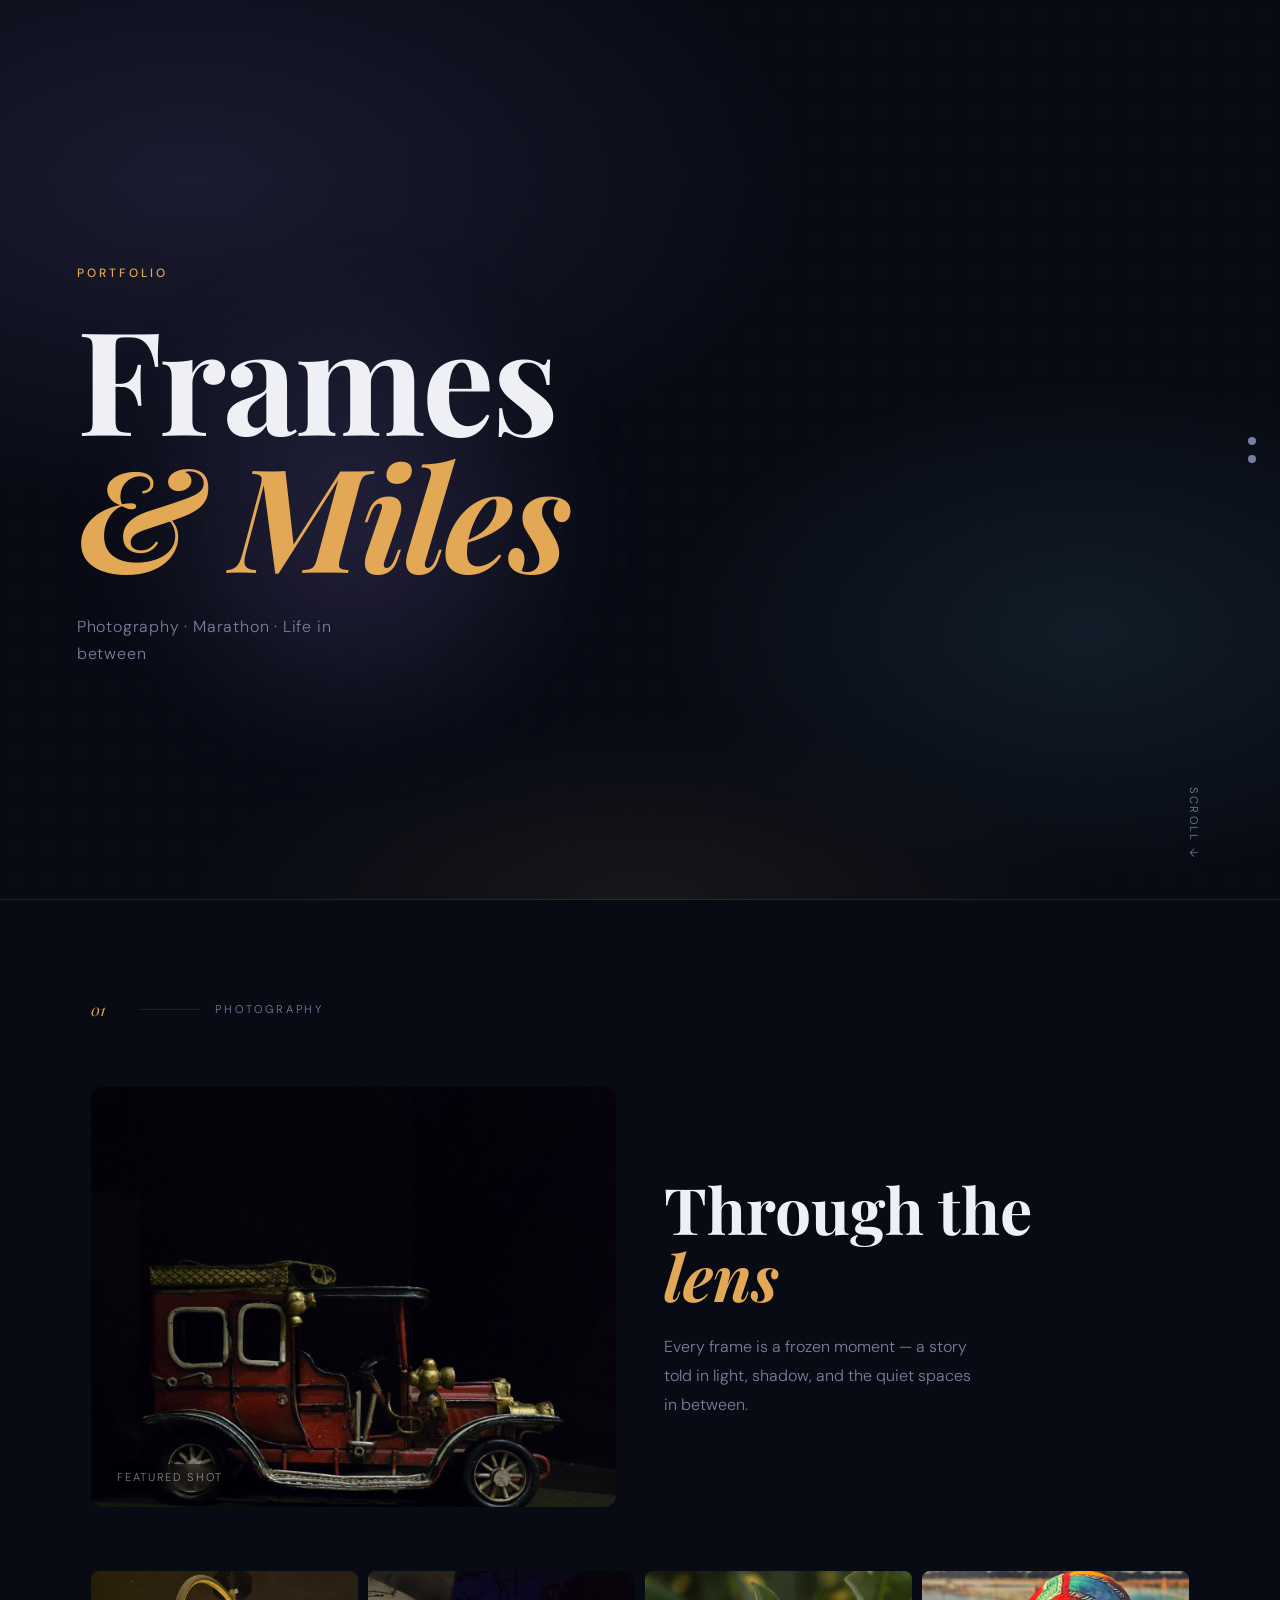
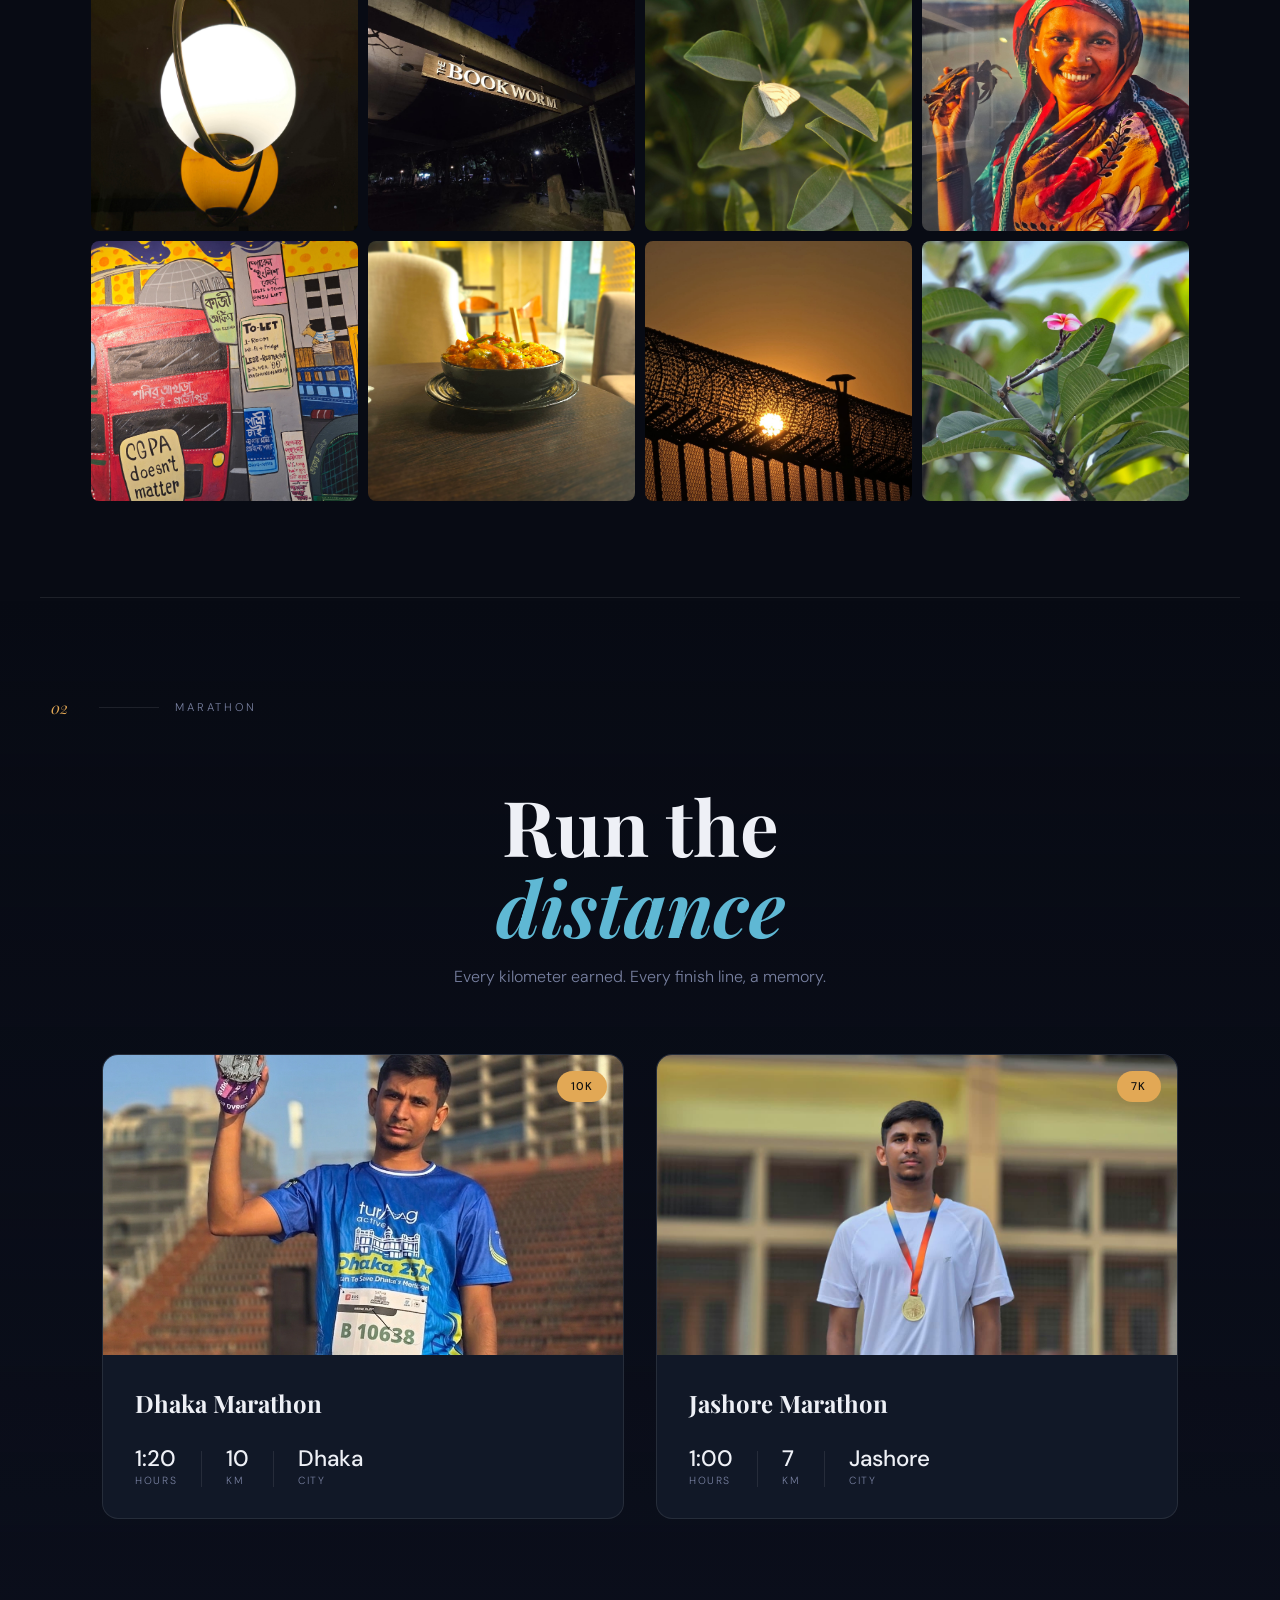
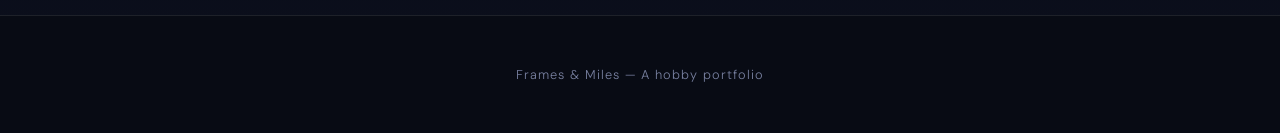
<file: index.html>
<!DOCTYPE html>
<html lang="en">
<head>
    <meta charset="UTF-8">
    <meta name="viewport" content="width=device-width, initial-scale=1.0">
    <title>Frames & Miles — Hobby Portfolio</title>
    <link rel="preconnect" href="https://fonts.googleapis.com">
    <link rel="preconnect" href="https://fonts.gstatic.com" crossorigin>
    <link href="https://fonts.googleapis.com/css2?family=Playfair+Display:ital,wght@0,400;0,700;1,400&family=DM+Sans:wght@300;400;500&display=swap" rel="stylesheet">
    <link rel="stylesheet" href="style.css">
</head>
<body>

    <!-- HERO -->
    <header class="hero">
        <div class="hero-inner">
            <p class="hero-eyebrow">Portfolio</p>
            <h1 class="hero-title">Frames<br><em>&amp; Miles</em></h1>
            <p class="hero-sub">Photography · Marathon · Life in between</p>
        </div>
        <div class="hero-scroll-hint">scroll ↓</div>
    </header>

    <!-- NAV DOTS -->
    <nav class="section-nav">
        <a href="#photography" class="nav-dot" title="Photography"><span></span></a>
        <a href="#marathon" class="nav-dot" title="Marathon"><span></span></a>
    </nav>

    <!-- ===== PHOTOGRAPHY ===== -->
    <section id="photography" class="section photography-section">

        <div class="section-label">
            <span class="label-number">01</span>
            <span class="label-line"></span>
            <span class="label-text">Photography</span>
        </div>

        <!-- FEATURED SHOT -->
        <div class="featured-block">
            <div class="featured-img-wrap">
                <img src="./Photography/pg1.jpg" alt="Featured photograph" class="featured-img">
                <div class="featured-caption">Featured shot</div>
            </div>
            <div class="featured-info">
                <h2 class="featured-heading">Through the<br><em>lens</em></h2>
                <p class="featured-body">
                    Every frame is a frozen moment — a story told in light,
                    shadow, and the quiet spaces in between.
                </p>
            </div>
        </div>

        <!-- MASONRY GRID -->
        <div class="photo-grid">
            <div class="photo-card tall">
                <img src="./Photography/pg2.jpg" alt="Photo 2">
                <div class="photo-overlay"><span>pg2</span></div>
            </div>
            <div class="photo-card">
                <img src="./Photography/pg3.jpg" alt="Photo 3">
                <div class="photo-overlay"><span>pg3</span></div>
            </div>
            <div class="photo-card">
                <img src="./Photography/pg4.jpg" alt="Photo 4">
                <div class="photo-overlay"><span>pg4</span></div>
            </div>
            <div class="photo-card wide">
                <img src="./Photography/pg5.jpg" alt="Photo 5">
                <div class="photo-overlay"><span>pg5</span></div>
            </div>
            <div class="photo-card">
                <img src="./Photography/pg6.jpg" alt="Photo 6">
                <div class="photo-overlay"><span>pg6</span></div>
            </div>
            <div class="photo-card tall">
                <img src="./Photography/pg7.jpg" alt="Photo 7">
                <div class="photo-overlay"><span>pg7</span></div>
            </div>
            <div class="photo-card">
                <img src="./Photography/pg8.jpg" alt="Photo 8">
                <div class="photo-overlay"><span>pg8</span></div>
            </div>
            <div class="photo-card">
                <img src="./Photography/pg9.jpg" alt="Photo 9">
                <div class="photo-overlay"><span>pg9</span></div>
            </div>
        </div>

    </section>

    <!-- ===== MARATHON ===== -->
    <section id="marathon" class="section marathon-section">

        <div class="section-label">
            <span class="label-number">02</span>
            <span class="label-line"></span>
            <span class="label-text">Marathon</span>
        </div>

        <div class="marathon-intro">
            <h2 class="marathon-heading">Run the<br><em>distance</em></h2>
            <p class="marathon-sub">Every kilometer earned. Every finish line, a memory.</p>
        </div>

        <div class="race-cards">

            <div class="race-card">
                <div class="race-img-wrap">
                    <img src="./Marathon/DM10K.png" alt="Dhaka Marathon 10K">
                    <div class="race-badge">10K</div>
                </div>
                <div class="race-body">
                    <h3 class="race-title">Dhaka Marathon</h3>
                    <div class="race-stats">
                        <div class="stat">
                            <span class="stat-val">1:20</span>
                            <span class="stat-lbl">hours</span>
                        </div>
                        <div class="stat-divider"></div>
                        <div class="stat">
                            <span class="stat-val">10</span>
                            <span class="stat-lbl">km</span>
                        </div>
                        <div class="stat-divider"></div>
                        <div class="stat">
                            <span class="stat-val">Dhaka</span>
                            <span class="stat-lbl">city</span>
                        </div>
                    </div>
                </div>
            </div>

            <div class="race-card">
                <div class="race-img-wrap">
                    <img src="./Marathon/JM7M.jpg" alt="Jashore Marathon 7K">
                    <div class="race-badge">7K</div>
                </div>
                <div class="race-body">
                    <h3 class="race-title">Jashore Marathon</h3>
                    <div class="race-stats">
                        <div class="stat">
                            <span class="stat-val">1:00</span>
                            <span class="stat-lbl">hours</span>
                        </div>
                        <div class="stat-divider"></div>
                        <div class="stat">
                            <span class="stat-val">7</span>
                            <span class="stat-lbl">km</span>
                        </div>
                        <div class="stat-divider"></div>
                        <div class="stat">
                            <span class="stat-val">Jashore</span>
                            <span class="stat-lbl">city</span>
                        </div>
                    </div>
                </div>
            </div>

        </div>

    </section>

    <!-- FOOTER -->
    <footer class="footer">
        <p>Frames &amp; Miles &mdash; A hobby portfolio</p>
    </footer>

</body>
</html>
</file>
<file: style.css>
/* ============================================
   FRAMES & MILES — Hobby Portfolio
   Aesthetic: Editorial / Magazine — dark, refined
   ============================================ */

/* ---- RESET & BASE ---- */
*, *::before, *::after {
    margin: 0;
    padding: 0;
    box-sizing: border-box;
}

html {
    scroll-behavior: smooth;
    font-size: 16px;
}

:root {
    --bg:        #080b14;
    --surface:   #0d1120;
    --card-bg:   #111827;
    --border:    rgba(255,255,255,0.09);
    --accent:    #e2a855;
    --accent2:   #5fb8d4;
    --accent3:   #a78bfa;
    --text:      #eef0f6;
    --muted:     #7880a0;
    --ff-display: 'Playfair Display', Georgia, serif;
    --ff-body:    'DM Sans', sans-serif;
    --max-w:     1200px;
    --radius:    12px;
}

body {
    background-color: var(--bg);
    color: var(--text);
    font-family: var(--ff-body);
    font-weight: 300;
    line-height: 1.7;
    overflow-x: hidden;
}

body::before {
    content: '';
    position: fixed;
    inset: 0;
    z-index: -1;
    background:
        radial-gradient(ellipse 80% 60% at 15% 20%,  rgba(167,139,250,0.12) 0%, transparent 60%),
        radial-gradient(ellipse 60% 50% at 85% 70%,  rgba(95,184,212,0.10) 0%, transparent 55%),
        radial-gradient(ellipse 70% 40% at 50% 100%, rgba(226,168,85,0.07) 0%, transparent 50%),
        var(--bg);
    animation: aurora 14s ease-in-out infinite alternate;
    pointer-events: none;
}

@keyframes aurora {
    0%   { opacity: 1; }
    50%  { opacity: 0.75; }
    100% { opacity: 1; }
}

img {
    display: block;
    max-width: 100%;
}

/* ---- HERO ---- */
.hero {
    min-height: 100vh;
    display: flex;
    flex-direction: column;
    justify-content: center;
    align-items: flex-start;
    padding: 6rem 6vw 4rem;
    position: relative;
    border-bottom: 1px solid var(--border);
    background: transparent;
}

/* Dot-grid texture overlay */
.hero::before {
    content: '';
    position: absolute;
    inset: 0;
    background-image: radial-gradient(circle, rgba(255,255,255,0.06) 1px, transparent 1px);
    background-size: 32px 32px;
    pointer-events: none;
    mask-image: radial-gradient(ellipse 80% 80% at 50% 50%, black 30%, transparent 100%);
}

/* Bright focal glow behind hero text */
.hero::after {
    content: '';
    position: absolute;
    top: 30%;
    left: 8%;
    width: 500px;
    height: 500px;
    background: radial-gradient(circle, rgba(167,139,250,0.18) 0%, transparent 70%);
    pointer-events: none;
    filter: blur(40px);
}

.hero-inner {
    position: relative;
    z-index: 1;
    max-width: var(--max-w);
    width: 100%;
}

.hero-eyebrow {
    font-family: var(--ff-body);
    font-size: 0.75rem;
    font-weight: 500;
    letter-spacing: 0.25em;
    text-transform: uppercase;
    color: var(--accent);
    margin-bottom: 1.5rem;
}

.hero-title {
    font-family: var(--ff-display);
    font-size: clamp(4rem, 12vw, 9rem);
    font-weight: 700;
    line-height: 0.95;
    letter-spacing: -0.02em;
    color: var(--text);
    margin-bottom: 2rem;
}

.hero-title em {
    font-style: italic;
    color: var(--accent);
}

.hero-sub {
    font-size: 1rem;
    color: var(--muted);
    letter-spacing: 0.05em;
    max-width: 320px;
}

.hero-scroll-hint {
    position: absolute;
    bottom: 2.5rem;
    right: 6vw;
    font-size: 0.7rem;
    letter-spacing: 0.2em;
    color: var(--muted);
    text-transform: uppercase;
    writing-mode: vertical-rl;
    animation: fadeup 2s ease 1s both;
}

@keyframes fadeup {
    from { opacity: 0; transform: translateY(12px); }
    to   { opacity: 1; transform: translateY(0); }
}

/* ---- SIDE NAV DOTS ---- */
.section-nav {
    position: fixed;
    right: 1.5rem;
    top: 50%;
    transform: translateY(-50%);
    display: flex;
    flex-direction: column;
    gap: 10px;
    z-index: 100;
}

.nav-dot span {
    display: block;
    width: 8px;
    height: 8px;
    border-radius: 50%;
    background: var(--muted);
    transition: background 0.3s, transform 0.3s;
}

.nav-dot:hover span {
    background: var(--accent);
    transform: scale(1.4);
}

/* ---- SECTIONS SHARED ---- */
.section {
    max-width: var(--max-w);
    margin: 0 auto;
    padding: 6rem 4vw;
}

.section-label {
    display: flex;
    align-items: center;
    gap: 1rem;
    margin-bottom: 4rem;
}

.label-number {
    font-family: var(--ff-display);
    font-style: italic;
    font-size: 1rem;
    color: var(--accent);
    min-width: 2rem;
}

.label-line {
    flex: 1;
    max-width: 60px;
    height: 1px;
    background: var(--border);
}

.label-text {
    font-size: 0.7rem;
    letter-spacing: 0.25em;
    text-transform: uppercase;
    color: var(--muted);
}

/* ---- PHOTOGRAPHY SECTION ---- */
.photography-section {
    border-bottom: 1px solid var(--border);
}

/* Featured block */
.featured-block {
    display: grid;
    grid-template-columns: 1fr 1fr;
    gap: 3rem;
    align-items: center;
    margin-bottom: 4rem;
}

.featured-img-wrap {
    position: relative;
    border-radius: var(--radius);
    overflow: hidden;
}

.featured-img {
    width: 100%;
    height: 420px;
    object-fit: cover;
    object-position: top center;
    display: block;
    transition: transform 0.6s ease;
}

.featured-img-wrap:hover .featured-img {
    transform: scale(1.04);
}

.featured-caption {
    position: absolute;
    bottom: 1rem;
    left: 1rem;
    font-size: 0.7rem;
    letter-spacing: 0.15em;
    text-transform: uppercase;
    color: rgba(255,255,255,0.5);
    background: rgba(0,0,0,0.4);
    padding: 4px 10px;
    border-radius: 99px;
    backdrop-filter: blur(6px);
}

.featured-heading {
    font-family: var(--ff-display);
    font-size: clamp(2.5rem, 5vw, 4rem);
    font-weight: 700;
    line-height: 1.05;
    margin-bottom: 1.5rem;
}

.featured-heading em {
    font-style: italic;
    color: var(--accent);
}

.featured-body {
    font-size: 1rem;
    color: var(--muted);
    max-width: 320px;
    line-height: 1.8;
}

/* Photo grid — CSS grid masonry-style */
.photo-grid {
    display: grid;
    grid-template-columns: repeat(4, 1fr);
    grid-auto-rows: 260px;
    gap: 10px;
}

.photo-card {
    position: relative;
    overflow: hidden;
    border-radius: 8px;
    cursor: pointer;
}

.photo-card.tall,
.photo-card.wide {
    grid-row: span 1;
    grid-column: span 1;
}

.photo-card img {
    width: 100%;
    height: 100%;
    object-fit: cover;
    transition: transform 0.5s ease;
}

.photo-card:hover img {
    transform: scale(1.07);
}

.photo-overlay {
    position: absolute;
    inset: 0;
    background: linear-gradient(to top, rgba(0,0,0,0.55) 0%, transparent 50%);
    opacity: 0;
    transition: opacity 0.35s ease;
    display: flex;
    align-items: flex-end;
    padding: 1rem;
}

.photo-card:hover .photo-overlay {
    opacity: 1;
}

.photo-overlay span {
    font-size: 0.7rem;
    letter-spacing: 0.15em;
    text-transform: uppercase;
    color: rgba(255,255,255,0.7);
}

/* ---- MARATHON SECTION ---- */
.marathon-section {
    background: linear-gradient(180deg, transparent 0%, rgba(13,17,32,0.6) 100%);
    max-width: 100%;
    padding: 6rem 4vw;
}

.marathon-section .section {
    max-width: var(--max-w);
    margin: 0 auto;
    padding: 0;
}

.marathon-intro {
    text-align: center;
    margin-bottom: 4rem;
    max-width: var(--max-w);
    margin-left: auto;
    margin-right: auto;
    padding: 0 4vw;
}

.marathon-heading {
    font-family: var(--ff-display);
    font-size: clamp(2.5rem, 6vw, 5rem);
    font-weight: 700;
    line-height: 1.05;
    margin-bottom: 1rem;
}

.marathon-heading em {
    font-style: italic;
    color: var(--accent2);
}

.marathon-sub {
    font-size: 1rem;
    color: var(--muted);
}

.race-cards {
    display: grid;
    grid-template-columns: repeat(2, 1fr);
    gap: 2rem;
    max-width: var(--max-w);
    margin: 0 auto;
    padding: 0 4vw;
}

.race-card {
    background: var(--card-bg);
    border: 1px solid var(--border);
    border-radius: 16px;
    overflow: hidden;
    transition: transform 0.3s ease, border-color 0.3s ease;
}

.race-card:hover {
    transform: translateY(-6px);
    border-color: rgba(200,169,110,0.3);
}

.race-img-wrap {
    position: relative;
}

.race-img-wrap img {
    width: 100%;
    height: 300px;
    object-fit: cover;
    display: block;
}

.race-badge {
    position: absolute;
    top: 1rem;
    right: 1rem;
    background: var(--accent);
    color: #0e0e0e;
    font-size: 0.7rem;
    font-weight: 500;
    letter-spacing: 0.1em;
    padding: 6px 14px;
    border-radius: 99px;
}

.race-body {
    padding: 1.75rem 2rem;
}

.race-title {
    font-family: var(--ff-display);
    font-size: 1.5rem;
    font-weight: 700;
    margin-bottom: 1.5rem;
}

.race-stats {
    display: flex;
    align-items: center;
    gap: 1.5rem;
}

.stat {
    display: flex;
    flex-direction: column;
    gap: 2px;
}

.stat-val {
    font-size: 1.4rem;
    font-weight: 500;
    color: var(--text);
    line-height: 1;
}

.stat-lbl {
    font-size: 0.65rem;
    letter-spacing: 0.15em;
    text-transform: uppercase;
    color: var(--muted);
}

.stat-divider {
    width: 1px;
    height: 36px;
    background: var(--border);
}

/* ---- FOOTER ---- */
.footer {
    text-align: center;
    padding: 3rem 1rem;
    font-size: 0.8rem;
    color: var(--muted);
    letter-spacing: 0.08em;
    border-top: 1px solid var(--border);
}

/* ============================================
   RESPONSIVE — TABLET (≤900px)
   ============================================ */
@media (max-width: 900px) {
    .hero {
        padding: 5rem 5vw 4rem;
    }

    .featured-block {
        grid-template-columns: 1fr;
        gap: 2rem;
    }

    .featured-img {
        height: 320px;
    }

    .featured-body {
        max-width: 100%;
    }

    .photo-grid {
        grid-template-columns: repeat(3, 1fr);
        grid-auto-rows: 220px;
    }

    .race-cards {
        grid-template-columns: 1fr 1fr;
    }
}

/* ============================================
   RESPONSIVE — MOBILE (≤600px)
   ============================================ */
@media (max-width: 600px) {
    .hero {
        padding: 4rem 5vw 3rem;
        min-height: 90vh;
    }

    .hero-scroll-hint {
        display: none;
    }

    .section-nav {
        display: none;
    }

    .section {
        padding: 4rem 5vw;
    }

    .section-label {
        margin-bottom: 2.5rem;
    }

    .featured-img {
        height: 260px;
    }

    /* Stack photo grid to 2 columns on mobile */
    .photo-grid {
        grid-template-columns: repeat(2, 1fr);
        grid-auto-rows: 160px;
        gap: 8px;
    }

    /* Remove special spanning on mobile for simplicity */
    .photo-card.tall,
    .photo-card.wide {
        grid-column: span 1;
        grid-row: span 1;
    }

    .race-cards {
        grid-template-columns: 1fr;
        padding: 0 5vw;
    }

    .race-img-wrap img {
        height: 220px;
    }

    .race-body {
        padding: 1.25rem 1.5rem;
    }

    .race-stats {
        gap: 1rem;
    }

    .marathon-intro {
        margin-bottom: 2.5rem;
    }

    .marathon-section {
        padding: 4rem 0;
    }
}
</file>
